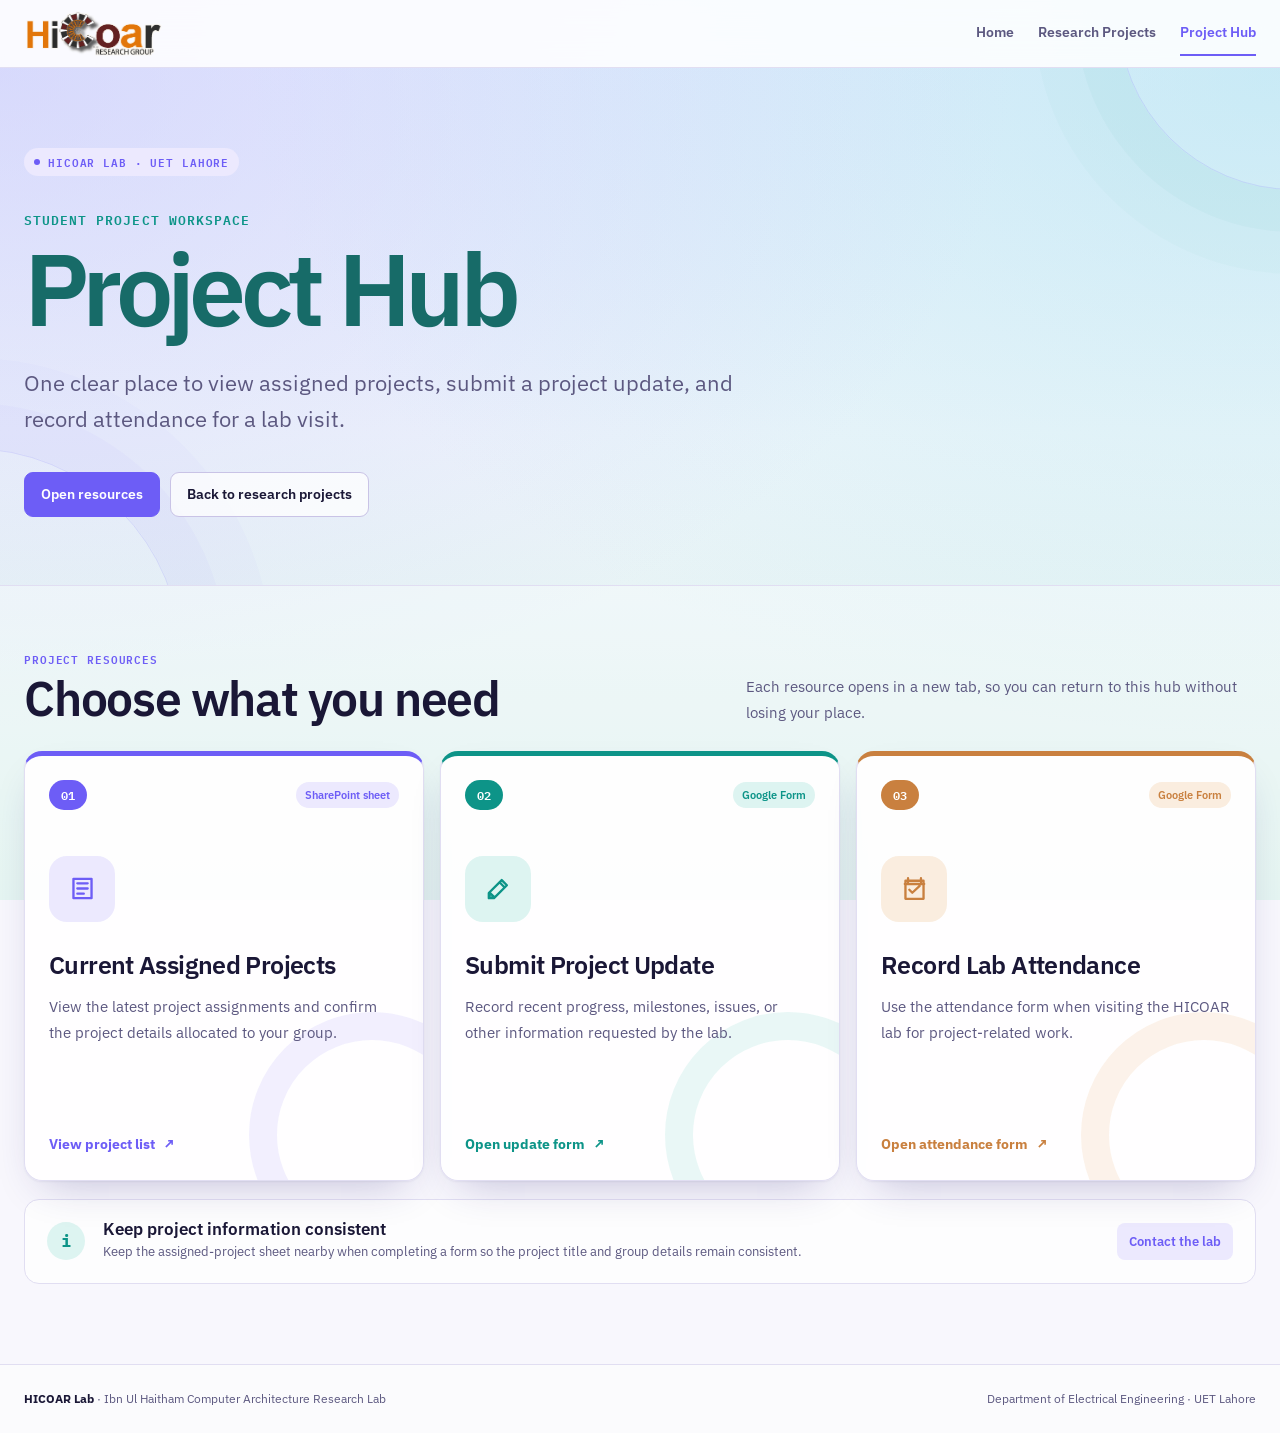
<file: project-hub.html>
<!DOCTYPE html>
<html lang="en">
<head>
  <meta charset="utf-8">
  <meta name="viewport" content="width=device-width, initial-scale=1">
  <meta name="description" content="HICOAR student project hub for assigned projects, project updates, and lab attendance.">
  <title>HICOAR Project Hub</title>
  <link rel="preconnect" href="https://fonts.googleapis.com">
  <link rel="preconnect" href="https://fonts.gstatic.com" crossorigin>
  <link href="https://fonts.googleapis.com/css2?family=IBM+Plex+Mono:wght@400;600&family=IBM+Plex+Sans:wght@400;600&display=swap" rel="stylesheet">
  <link rel="stylesheet" href="project-hub.css">
</head>
<body>
  <header class="hub-header">
    <a class="hub-brand" href="index.html#intro" aria-label="Return to the HICOAR home page">
      <img src="logo_light_outline.png" alt="HICOAR Lab logo" class="hub-logo" onerror="this.hidden=true;this.nextElementSibling.hidden=false">
      <span class="hub-wordmark" hidden>HICOAR</span>
    </a>

    <nav class="hub-nav" id="hub-navigation" aria-label="Project hub navigation">
      <a href="index.html#intro">Home</a>
      <a href="index.html#projects">Research Projects</a>
      <a href="project-hub.html" class="active" aria-current="page">Project Hub</a>
    </nav>

    <button class="hub-menu" type="button" aria-label="Open navigation" aria-controls="hub-navigation" aria-expanded="false">☰</button>
  </header>

  <main>
    <section class="hub-hero" aria-labelledby="hub-title">
      <div class="hub-wrap hero-layout">
        <div class="hero-copy">
          <div class="hero-label"><span aria-hidden="true"></span>HICOAR LAB · UET LAHORE</div>
          <p class="hero-kicker">Student project workspace</p>
          <h1 id="hub-title">Project Hub</h1>
          <p class="hero-summary">One clear place to view assigned projects, submit a project update, and record attendance for a lab visit.</p>
          <div class="hero-actions">
            <a class="button primary" href="#project-actions">Open resources</a>
            <a class="button secondary" href="index.html#projects">Back to research projects</a>
          </div>
        </div>

      </div>
    </section>

    <section class="actions-section" id="project-actions" aria-labelledby="actions-title">
      <div class="hub-wrap">
        <div class="section-heading">
          <div>
            <p class="section-kicker">Project resources</p>
            <h2 id="actions-title">Choose what you need</h2>
          </div>
          <p>Each resource opens in a new tab, so you can return to this hub without losing your place.</p>
        </div>

        <div class="action-grid">
          <!-- EDIT LINK 1: Current assigned projects -->
          <a class="resource-card projects-card" href="https://uetpk-my.sharepoint.com/:x:/g/personal/rehan_naeem_uet_edu_pk/IQAfKD6XcCuVRJyizmh1JRSFAUIC9GVYuXEnmG8aiDI57cA?e=ESxneU" target="_blank" rel="noopener noreferrer">
            <div class="resource-topline"><span class="resource-number">01</span><span class="resource-type">SharePoint sheet</span></div>
            <div class="resource-icon" aria-hidden="true">
              <svg viewBox="0 0 24 24"><path d="M5 4.5h14v15H5zM8 8h8M8 12h8M8 16h5"/></svg>
            </div>
            <h3>Current Assigned Projects</h3>
            <p>View the latest project assignments and confirm the project details allocated to your group.</p>
            <span class="resource-cta">View project list <b aria-hidden="true">↗</b></span>
          </a>

          <!-- EDIT LINK 2: Project update Google Form -->
          <a class="resource-card update-card" href="https://forms.gle/8Q29iLVa5or62X2u8" target="_blank" rel="noopener noreferrer">
            <div class="resource-topline"><span class="resource-number">02</span><span class="resource-type">Google Form</span></div>
            <div class="resource-icon" aria-hidden="true">
              <svg viewBox="0 0 24 24"><path d="M4.5 19.5h4l10-10-4-4-10 10zM12.8 7.2l4 4M4.5 19.5l1-4 3 3z"/></svg>
            </div>
            <h3>Submit Project Update</h3>
            <p>Record recent progress, milestones, issues, or other information requested by the lab.</p>
            <span class="resource-cta">Open update form <b aria-hidden="true">↗</b></span>
          </a>

          <!-- EDIT LINK 3: Lab attendance Google Form -->
          <a class="resource-card attendance-card" href="https://forms.gle/MKSec3nB5Jq9GVrw5" target="_blank" rel="noopener noreferrer">
            <div class="resource-topline"><span class="resource-number">03</span><span class="resource-type">Google Form</span></div>
            <div class="resource-icon" aria-hidden="true">
              <svg viewBox="0 0 24 24"><path d="M7 4v3M17 4v3M4.5 8.5h15M5 6h14v14H5zM8 13l2.3 2.3L16 10"/></svg>
            </div>
            <h3>Record Lab Attendance</h3>
            <p>Use the attendance form when visiting the HICOAR lab for project-related work.</p>
            <span class="resource-cta">Open attendance form <b aria-hidden="true">↗</b></span>
          </a>
        </div>

        <aside class="help-note">
          <div class="note-mark" aria-hidden="true">i</div>
          <div>
            <h2>Keep project information consistent</h2>
            <p>Keep the assigned-project sheet nearby when completing a form so the project title and group details remain consistent.</p>
          </div>
          <a href="index.html#contact">Contact the lab</a>
        </aside>
      </div>
    </section>
  </main>

  <footer class="hub-footer">
    <div class="hub-wrap footer-inner">
      <div><b>HICOAR Lab</b> · Ibn Ul Haitham Computer Architecture Research Lab</div>
      <div>Department of Electrical Engineering · UET Lahore</div>
    </div>
  </footer>

  <script>
    (() => {
      const button = document.querySelector('.hub-menu');
      const nav = document.querySelector('.hub-nav');
      const setOpen = open => {
        nav.classList.toggle('open', open);
        button.setAttribute('aria-expanded', String(open));
        button.setAttribute('aria-label', open ? 'Close navigation' : 'Open navigation');
        button.textContent = open ? '×' : '☰';
      };
      button.addEventListener('click', () => setOpen(button.getAttribute('aria-expanded') !== 'true'));
      nav.querySelectorAll('a').forEach(link => link.addEventListener('click', () => setOpen(false)));
      document.addEventListener('keydown', event => { if (event.key === 'Escape') setOpen(false); });
    })();
  </script>
</body>
</html>
</file>
<file: project-hub.css>
:root{
  --bg:#F4F3FB;
  --surface:rgba(255,255,255,.94);
  --surface-2:#F2F0FB;
  --text:#1A1736;
  --muted:#5C5880;
  --border:#E1DEF2;
  --border-strong:#C9C3E6;
  --purple:#6D5DF6;
  --purple-dark:#5848E8;
  --purple-soft:#ECE9FE;
  --teal:#0D9488;
  --teal-soft:#DDF4F1;
  --forest:#176B68;
  --ochre:#C9803F;
  --ochre-soft:#FAEDDF;
  --body:'IBM Plex Sans','Segoe UI',Arial,sans-serif;
  --mono:'IBM Plex Mono',ui-monospace,SFMono-Regular,Consolas,monospace;
  --shadow:0 1px 2px rgba(40,30,110,.06),0 18px 42px -20px rgba(40,30,110,.3);
  --content-width:1240px;
}

*{box-sizing:border-box}
html{scroll-behavior:smooth;background:var(--bg);scroll-padding-top:88px}
body{margin:0;min-width:320px;color:var(--text);font:400 16px/1.65 var(--body);background:radial-gradient(ellipse at 0 8%,rgba(198,195,250,.48),transparent 56%),radial-gradient(ellipse at 100% 8%,rgba(159,229,234,.42),transparent 57%),linear-gradient(180deg,#E6EDFF 0%,#EFF5FB 48%,#D9F0EB 100%);background-attachment:fixed;-webkit-font-smoothing:antialiased}
a{color:inherit;text-decoration:none}
button{font:inherit}
img{display:block;max-width:100%}
h1,h2,h3,p{margin:0}
h1,h2,h3{font-weight:600;line-height:1.15;letter-spacing:-.025em}
a,button{-webkit-tap-highlight-color:transparent}
.hub-wrap{width:min(calc(100% - 48px),var(--content-width));margin-inline:auto}

.hub-header{position:sticky;top:0;z-index:50;min-height:68px;padding:8px max(24px,calc((100vw - 1240px)/2));display:flex;align-items:center;justify-content:space-between;gap:28px;background:rgba(255,255,255,.86);border-bottom:1px solid var(--border);backdrop-filter:blur(15px);-webkit-backdrop-filter:blur(15px)}
.hub-brand{display:inline-flex;align-items:center;min-width:132px}
.hub-logo{height:50px;width:auto;max-width:190px;object-fit:contain}
.hub-wordmark{color:var(--forest);font-size:20px;font-weight:700;letter-spacing:.03em}
.hub-nav{display:flex;align-items:center;gap:24px}
.hub-nav a{padding:10px 0;color:var(--muted);font-size:14px;font-weight:600;border-bottom:2px solid transparent;transition:color .2s,border-color .2s}
.hub-nav a:hover,.hub-nav a.active{color:var(--purple);border-bottom-color:var(--purple)}
.hub-menu{display:none;width:38px;height:38px;border:1px solid var(--border);border-radius:9px;background:var(--surface);color:var(--text);font-size:22px;line-height:1;cursor:pointer}

.hub-hero{position:relative;padding:78px 0 68px;overflow:hidden}
.hub-hero::before,.hub-hero::after{content:"";position:absolute;border:1px solid rgba(109,93,246,.16);border-radius:50%;pointer-events:none}
.hub-hero::before{width:420px;height:420px;left:-240px;bottom:-285px;box-shadow:0 0 0 45px rgba(109,93,246,.035),0 0 0 90px rgba(109,93,246,.025)}
.hub-hero::after{width:350px;height:350px;right:-190px;top:-230px;box-shadow:0 0 0 42px rgba(13,148,136,.035),0 0 0 84px rgba(13,148,136,.025)}
.hero-layout{position:relative;z-index:1;display:block}
.hero-copy{max-width:1120px}
.hero-label{display:inline-flex;align-items:center;gap:8px;padding:5px 10px;border-radius:999px;background:var(--purple-soft);color:var(--purple);font:600 11px/1.6 var(--mono);letter-spacing:.08em}
.hero-label span{width:6px;height:6px;border-radius:50%;background:var(--purple)}
.hero-kicker{margin-top:34px;color:var(--teal);font:600 13px/1.6 var(--mono);letter-spacing:.08em;text-transform:uppercase}
.hero-copy h1{margin-top:7px;color:var(--forest);font-size:clamp(58px,8vw,104px);line-height:.98;letter-spacing:-.055em}
.hero-summary{max-width:770px;margin-top:28px;color:var(--muted);font-size:clamp(18px,1.7vw,23px);line-height:1.65}
.hero-actions{display:flex;flex-wrap:wrap;gap:10px;margin-top:34px}
.button{display:inline-flex;align-items:center;justify-content:center;min-height:44px;padding:10px 16px;border:1px solid var(--border-strong);border-radius:9px;font-size:14px;font-weight:600;transition:transform .2s,background .2s,border-color .2s}
.button:hover{transform:translateY(-1px)}
.button.primary{background:var(--purple);border-color:var(--purple);color:#fff}
.button.primary:hover{background:var(--purple-dark)}
.button.secondary{background:rgba(255,255,255,.75)}
.button.secondary:hover{background:#fff;border-color:#B9B1E8}

.actions-section{padding:64px 0 80px;border-top:1px solid var(--border);background:rgba(255,255,255,.32)}
.section-heading{display:flex;justify-content:space-between;align-items:flex-end;gap:38px;margin-bottom:24px}
.section-kicker{color:var(--purple);font:600 11px/1.6 var(--mono);letter-spacing:.08em;text-transform:uppercase}
.section-heading h2{margin-top:4px;font-size:clamp(31px,4vw,48px)}
.section-heading>p{max-width:510px;color:var(--muted);font-size:15px;line-height:1.75}
.action-grid{display:grid;grid-template-columns:repeat(3,minmax(0,1fr));gap:16px}
.resource-card{--accent:var(--purple);--soft:var(--purple-soft);position:relative;display:flex;min-height:430px;flex-direction:column;padding:24px;overflow:hidden;background:var(--surface);border:1px solid var(--border);border-top:5px solid var(--accent);border-radius:18px;box-shadow:var(--shadow);transition:transform .22s,border-color .22s,box-shadow .22s}
.resource-card::after{content:"";position:absolute;right:-72px;bottom:-78px;width:190px;height:190px;border:28px solid var(--soft);border-radius:50%;opacity:.65;transition:transform .25s}
.resource-card:hover{transform:translateY(-5px);border-color:var(--border-strong);box-shadow:0 5px 14px rgba(40,30,110,.09),0 28px 48px -25px rgba(40,30,110,.38)}
.resource-card:hover::after{transform:scale(1.08)}
.update-card{--accent:var(--teal);--soft:var(--teal-soft)}
.attendance-card{--accent:var(--ochre);--soft:var(--ochre-soft)}
.resource-topline{display:flex;align-items:center;justify-content:space-between;gap:15px}
.resource-number{display:grid;place-items:center;width:38px;height:30px;border-radius:999px;background:var(--accent);color:#fff;font:600 12px/1 var(--mono)}
.resource-type{padding:4px 9px;border-radius:999px;background:var(--soft);color:var(--accent);font-size:11px;font-weight:600}
.resource-icon{display:grid;place-items:center;width:66px;height:66px;margin-top:46px;border-radius:18px;background:var(--soft);color:var(--accent)}
.resource-icon svg{width:31px;height:31px;fill:none;stroke:currentColor;stroke-width:1.8;stroke-linecap:round;stroke-linejoin:round}
.resource-card h3{position:relative;z-index:1;margin-top:27px;font-size:25px;line-height:1.25}
.resource-card p{position:relative;z-index:1;margin-top:14px;color:var(--muted);font-size:15px;line-height:1.75}
.resource-cta{position:relative;z-index:1;display:inline-flex;align-items:center;gap:8px;margin-top:auto;padding-top:25px;color:var(--accent);font-size:14px;font-weight:700}
.resource-cta b{transition:transform .2s}
.resource-card:hover .resource-cta b{transform:translate(2px,-2px)}

.help-note{display:grid;grid-template-columns:auto minmax(0,1fr) auto;gap:18px;align-items:center;margin-top:18px;padding:20px 22px;background:rgba(255,255,255,.8);border:1px solid var(--border);border-radius:15px}
.note-mark{display:grid;place-items:center;width:38px;height:38px;border-radius:50%;background:var(--teal-soft);color:var(--teal);font:700 17px/1 var(--mono)}
.help-note h2{font-size:17px;letter-spacing:0}
.help-note p{margin-top:3px;color:var(--muted);font-size:13px;line-height:1.6}
.help-note a{padding:8px 12px;border-radius:8px;background:var(--purple-soft);color:var(--purple);font-size:13px;font-weight:600;white-space:nowrap}
.help-note a:hover{background:#E2DEFD}

.hub-footer{padding:24px 0;border-top:1px solid var(--border);background:rgba(255,255,255,.68)}
.footer-inner{display:flex;justify-content:space-between;gap:24px;color:var(--muted);font-size:12px;line-height:1.7}
.footer-inner b{color:var(--text)}

a:focus-visible,button:focus-visible{outline:3px solid var(--purple);outline-offset:4px}
::selection{background:var(--purple-soft);color:var(--text)}

@media(max-width:930px){
  .action-grid{grid-template-columns:1fr}
  .resource-card{min-height:330px}
  .resource-icon{margin-top:34px}
}

@media(max-width:720px){
  .hub-wrap{width:calc(100% - 28px)}
  .hub-header{min-height:62px;padding:7px 14px}
  .hub-nav{display:none}
  .hub-menu{display:grid;place-items:center}
  .hub-nav.open{position:absolute;top:68px;left:14px;right:14px;display:flex;flex-direction:column;align-items:stretch;gap:0;padding:8px;background:rgba(255,255,255,.98);border:1px solid var(--border);border-radius:13px;box-shadow:var(--shadow)}
  .hub-nav.open a{padding:11px 12px;border:0;border-radius:8px}
  .hub-nav.open a:hover,.hub-nav.open a.active{background:var(--purple-soft)}
  .hub-hero{padding:48px 0 44px}
  .hero-copy h1{font-size:clamp(52px,17vw,76px)}
  .hero-summary{font-size:17px}
  .section-heading{display:block}
  .section-heading>p{margin-top:12px}
  .actions-section{padding:46px 0 56px}
  .resource-card{min-height:355px;padding:21px}
  .help-note{grid-template-columns:auto 1fr}
  .help-note a{grid-column:2;justify-self:start}
  .footer-inner{flex-direction:column;gap:8px}
}

@media(prefers-reduced-motion:reduce){html{scroll-behavior:auto}.resource-card,.resource-card::after,.button{transition:none}}
</file>
